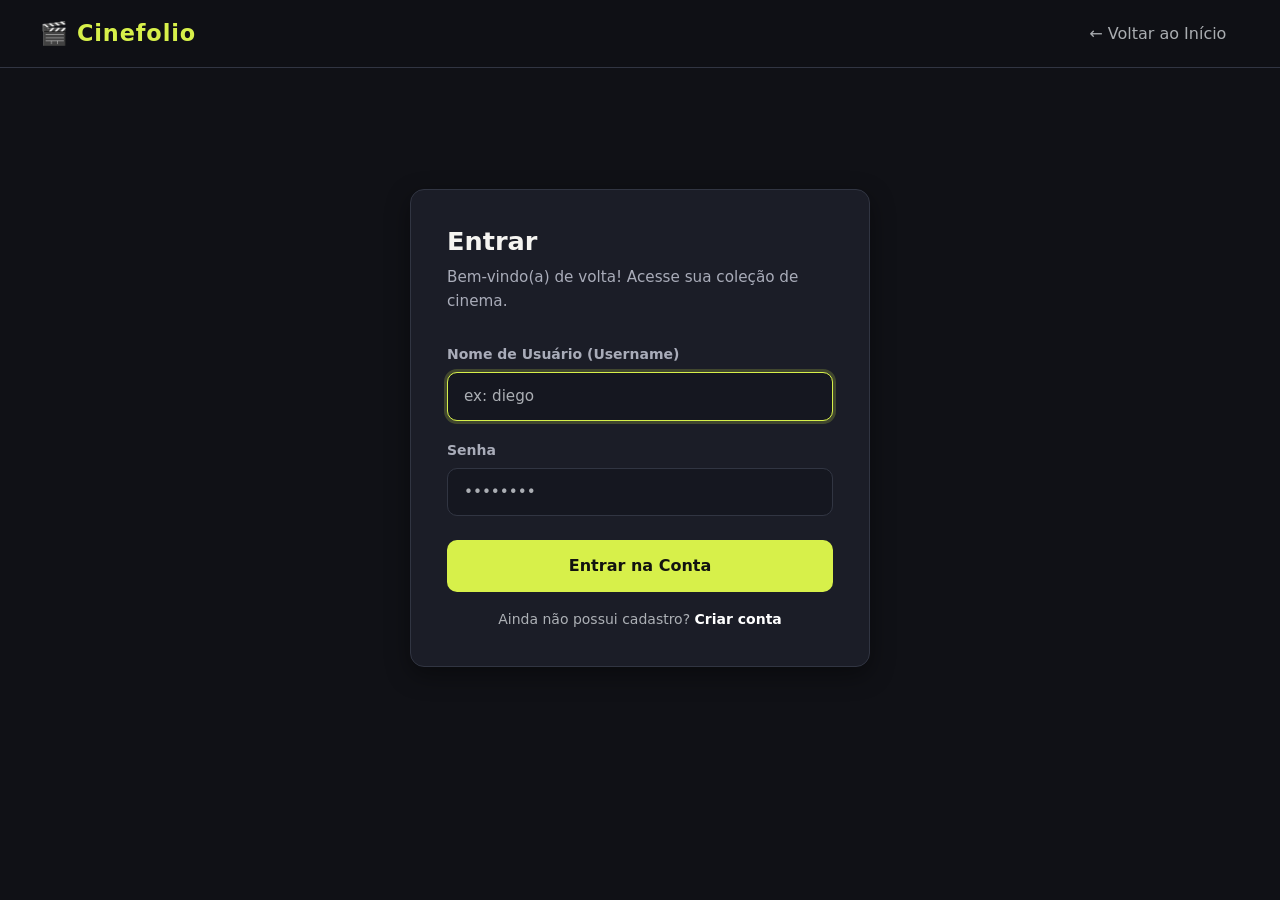
<file: public/login.html>
<!doctype html>
<html lang="pt-BR" data-bs-theme="dark">
<head>
  <meta charset="utf-8">
  <meta name="viewport" content="width=device-width, initial-scale=1">
  <title>Entrar — Cinefolio</title>
  <meta name="description" content="Acesse sua conta no Cinefolio e gerencie seus filmes catalogados.">

  <!-- Bootstrap 5 CSS -->
  <link href="https://cdn.jsdelivr.net/npm/bootstrap@5.3.3/dist/css/bootstrap.min.css" rel="stylesheet">
  <!-- Estilos Customizados -->
  <link href="css/app.css" rel="stylesheet">
</head>
<body>
  <!-- Barra de Navegação -->
  <header>
    <nav class="navbar site-navbar">
      <div class="container-fluid px-lg-4">
        <a class="navbar-brand" href="index.html">
          <span>🎬</span> Cinefolio
        </a>
        <div>
          <a class="nav-link text-muted" href="index.html">← Voltar ao Início</a>
        </div>
      </div>
    </nav>
  </header>

  <!-- Conteúdo Principal -->
  <div class="main-wrapper">
    <main class="form-center-page">
      <div class="panel-card">
        <h1 class="panel-title">Entrar</h1>
        <p class="panel-subtitle">Bem-vindo(a) de volta! Acesse sua coleção de cinema.</p>

        <!-- "novalidate" desliga a validação NATIVA do navegador, porque
             o JS (auth.js) já cuida da submissão via fetch e mostra os
             erros de forma customizada; os atributos "required" continuam
             dando uma dica visual (asterisco/contorno), mas quem decide o
             fluxo de fato é o script -->
        <form id="login-form" novalidate>
          <div class="mb-3">
            <label for="input-username" class="form-label">Nome de Usuário (Username)</label>
            <input
              type="text"
              id="input-username"
              name="username"
              class="form-control"
              placeholder="ex: diego"
              required
              autocomplete="username"
              autofocus
            >
          </div>

          <div class="mb-3">
            <label for="input-password" class="form-label">Senha</label>
            <input
              type="password"
              id="input-password"
              name="password"
              class="form-control"
              placeholder="••••••••"
              required
              autocomplete="current-password"
            >
          </div>

          <!-- Área onde auth.js injeta mensagens de erro/sucesso (ver
               função showMessage em auth.js); começa escondida (d-none) -->
          <div class="form-message alert d-none" role="alert"></div>

          <button type="submit" class="btn btn-accent w-100 mt-2">
            Entrar na Conta
          </button>

          <p class="text-center text-muted mt-3 mb-0 small">
            Ainda não possui cadastro?
            <a href="register.html" class="text-white fw-bold">Criar conta</a>
          </p>
        </form>
      </div>
    </main>
  </div>

  <!-- Scripts: carregados no FINAL do body, para não bloquear a
       renderização inicial da página enquanto baixam -->
  <script src="https://cdn.jsdelivr.net/npm/bootstrap@5.3.3/dist/js/bootstrap.bundle.min.js"></script>
  <!-- file-protocol-guard roda ANTES de tudo (sem type="module") para
       avisar se a página foi aberta com duplo clique em vez de via servidor -->
  <script src="js/file-protocol-guard.js"></script>
  <!-- type="module" habilita import/export do ES Modules dentro de auth.js -->
  <script type="module" src="js/auth.js"></script>
</body>
</html>
</file>
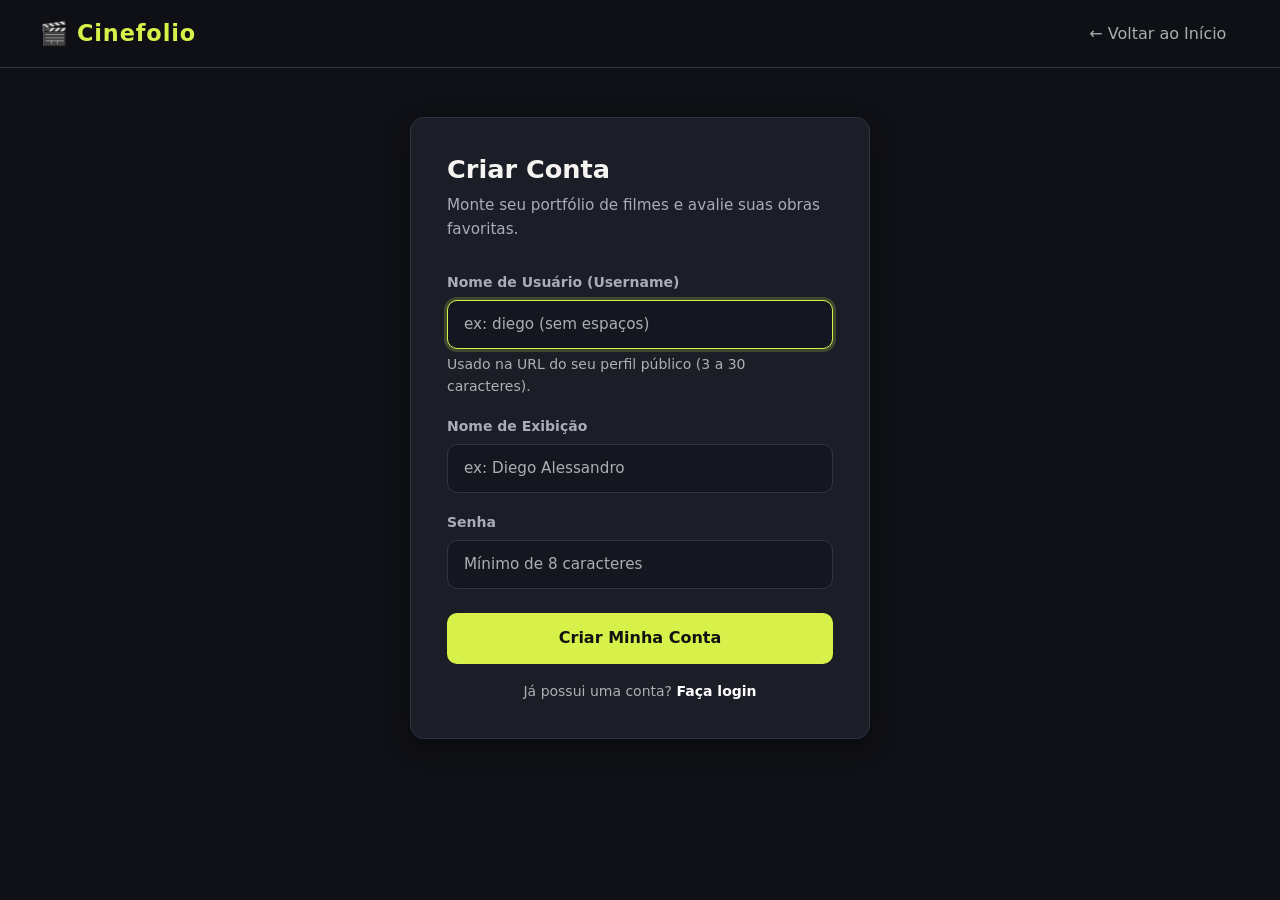
<file: public/register.html>
<!doctype html>
<html lang="pt-BR" data-bs-theme="dark">
<head>
  <meta charset="utf-8">
  <meta name="viewport" content="width=device-width, initial-scale=1">
  <title>Criar Conta — Cinefolio</title>
  <meta name="description" content="Cadastre-se no Cinefolio para criar sua coleção e compartilhar seu perfil cinematográfico.">

  <!-- Bootstrap 5 CSS -->
  <link href="https://cdn.jsdelivr.net/npm/bootstrap@5.3.3/dist/css/bootstrap.min.css" rel="stylesheet">
  <!-- Estilos Customizados -->
  <link href="css/app.css" rel="stylesheet">
</head>
<body>
  <!-- Barra de Navegação -->
  <header>
    <nav class="navbar site-navbar">
      <div class="container-fluid px-lg-4">
        <a class="navbar-brand" href="index.html">
          <span>🎬</span> Cinefolio
        </a>
        <div>
          <a class="nav-link text-muted" href="index.html">← Voltar ao Início</a>
        </div>
      </div>
    </nav>
  </header>

  <!-- Conteúdo Principal -->
  <div class="main-wrapper">
    <main class="form-center-page">
      <div class="panel-card">
        <h1 class="panel-title">Criar Conta</h1>
        <p class="panel-subtitle">Monte seu portfólio de filmes e avalie suas obras favoritas.</p>

        <form id="register-form" novalidate>
          <div class="mb-3">
            <label for="reg-username" class="form-label">Nome de Usuário (Username)</label>
            <input
              type="text"
              id="reg-username"
              name="username"
              class="form-control"
              placeholder="ex: diego (sem espaços)"
              minlength="3"
              maxlength="30"
              required
              autocomplete="username"
              autofocus
            >
            <!-- Reflete a mesma regra validada no backend
                 (ver auth_service.py: 3 a 30 caracteres) — orienta o
                 usuário ANTES de ele tentar enviar o formulário -->
            <div class="form-text text-muted small">Usado na URL do seu perfil público (3 a 30 caracteres).</div>
          </div>

          <div class="mb-3">
            <label for="reg-display-name" class="form-label">Nome de Exibição</label>
            <input
              type="text"
              id="reg-display-name"
              name="display_name"
              class="form-control"
              placeholder="ex: Diego Alessandro"
              maxlength="80"
              required
              autocomplete="name"
            >
          </div>

          <div class="mb-3">
            <label for="reg-password" class="form-label">Senha</label>
            <input
              type="password"
              id="reg-password"
              name="password"
              class="form-control"
              placeholder="Mínimo de 8 caracteres"
              minlength="8"
              required
              autocomplete="new-password"
            >
          </div>

          <div class="form-message alert d-none" role="alert"></div>

          <button type="submit" class="btn btn-accent w-100 mt-2">
            Criar Minha Conta
          </button>

          <p class="text-center text-muted mt-3 mb-0 small">
            Já possui uma conta?
            <a href="login.html" class="text-white fw-bold">Faça login</a>
          </p>
        </form>
      </div>
    </main>
  </div>

  <!-- Scripts -->
  <script src="https://cdn.jsdelivr.net/npm/bootstrap@5.3.3/dist/js/bootstrap.bundle.min.js"></script>
  <script src="js/file-protocol-guard.js"></script>
  <!-- register.html e login.html compartilham o MESMO módulo (auth.js),
       que checa internamente qual dos dois formulários existe na página
       (#login-form ou #register-form) e liga o comportamento certo -->
  <script type="module" src="js/auth.js"></script>
</body>
</html>
</file>
<file: public/css/app.css>
/**
 * Cinefolio - Estilos Principais
 * Tema: Dark Mode com destaques em Verde Neon / Amarelo Lima
 * Compatível com Bootstrap 5.3 e HTML5 semântico
 *
 * Este arquivo é organizado em seções numeradas (ver os comentários
 * "======" abaixo), do mais genérico (variáveis, reset) para o mais
 * específico (cada página/componente), o que facilita achar rapidamente
 * o estilo de um elemento específico.
 */

/* ==========================================================================
   1. Variáveis Globais e Configurações de Tema
   ========================================================================== */
/* Custom Properties (CSS Variables): centralizam TODAS as cores, raios de
   borda e transições do site num único lugar. Trocar o tema inteiro (ex:
   mudar a cor de destaque) exige mudar só o valor aqui, em vez de caçar
   a cor em centenas de regras espalhadas pelo arquivo. */
:root {
  --bg-main: #101116;          /* fundo principal da página (bem escuro) */
  --bg-surface: #1b1d27;       /* fundo de "superfícies" elevadas: cards, painéis */
  --bg-surface-hover: #242735; /* fundo de superfícies ao passar o mouse */
  --bg-input: #151720;         /* fundo de campos de formulário */
  --border-color: #313542;     /* borda padrão, mais visível */
  --border-subtle: #242834;    /* borda mais discreta/sutil */
  --text-main: #f5f4f1;        /* cor de texto principal (quase branco) */
  --text-muted: #a9acb9;       /* texto secundário, menos importante */
  --text-dim: #737787;         /* texto ainda mais apagado (ex: rodapé) */
  --accent-color: #d7f04a;     /* cor de destaque do tema: verde-limão */
  --accent-hover: #c4dc3c;     /* versão da cor de destaque para hover */
  --accent-contrast: #121310;  /* cor de texto usada SOBRE o accent (escura, para contraste) */
  --danger-color: #e6524d;     /* cor de ações destrutivas (excluir conta, remover filme) */
  --danger-hover: #cf433e;
  --warning-color: #f7b731;
  --info-color: #45aaf2;
  --radius-sm: 6px;            /* raio de borda pequeno: botões, badges */
  --radius-md: 10px;           /* raio médio: cards, inputs */
  --radius-lg: 14px;           /* raio grande: painéis, banners */
  --shadow-card: 0 8px 24px rgba(0, 0, 0, 0.4);      /* sombra padrão de elevação */
  --shadow-glow: 0 0 20px rgba(215, 240, 74, 0.15);  /* brilho sutil na cor de destaque */
  --transition-fast: 0.18s ease;    /* transição rápida: hover de botões/links */
  --transition-normal: 0.25s ease;  /* transição um pouco mais lenta */
}

/* ==========================================================================
   2. Reset e Estilos Globais
   ========================================================================== */
* {
  /* box-sizing: border-box faz padding e border contarem DENTRO da
     largura/altura definida do elemento, em vez de somar por fora —
     evita cálculos confusos de layout em toda a folha de estilo. */
  box-sizing: border-box;
}

body {
  margin: 0;
  background-color: var(--bg-main);
  color: var(--text-main);
  /* Usa a fonte NATIVA do sistema operacional do usuário (em vez de
     baixar uma fonte externa): carrega mais rápido e parece "nativa" em
     cada plataforma (Mac, Windows, Linux, celular). */
  font-family: system-ui, -apple-system, BlinkMacSystemFont, "Segoe UI", Roboto, Oxygen, Ubuntu, Cantarell, "Open Sans", sans-serif;
  line-height: 1.6;
  min-height: 100vh;
  /* display: flex + flex-direction: column no body, combinado com
     ".main-wrapper { flex: 1 0 auto }" adiante, é a técnica clássica de
     "rodapé sempre no fim da tela" (sticky footer), mesmo em páginas com
     pouco conteúdo. */
  display: flex;
  flex-direction: column;
}

a {
  color: inherit;   /* links não ficam azuis por padrão: herdam a cor do texto ao redor */
  text-decoration: none;
  transition: color var(--transition-fast);
}

a:hover {
  color: var(--accent-color);
}

img {
  max-width: 100%;   /* imagem nunca "estoura" a largura do container pai */
  display: block;    /* remove o espaço fantasma abaixo da imagem (comportamento
                        padrão de <img> como elemento inline) */
}

/* ==========================================================================
   3. Barra de Navegação (Navbar)
   ========================================================================== */
.site-navbar {
  min-height: 68px;
  background-color: rgba(16, 17, 22, 0.95);   /* quase opaco, deixa ver um pouco do fundo */
  backdrop-filter: blur(12px);                /* desfoca o conteúdo que passa POR TRÁS da navbar
                                                 (efeito "vidro fosco" quando a página rola) */
  border-bottom: 1px solid var(--border-color);
  position: sticky;   /* fixa no topo ao rolar a página, mas continua ocupando
                         seu espaço normal no fluxo enquanto não chega lá */
  top: 0;
  z-index: 1000;      /* garante que fica por cima de outros elementos ao rolar */
  padding: 0.5rem 1rem;
}

.site-navbar .navbar-brand {
  font-weight: 800;
  font-size: 1.4rem;
  letter-spacing: 0.04em;
  color: var(--accent-color);
  display: flex;
  align-items: center;
  gap: 0.5rem;
}

.site-navbar .navbar-brand:hover {
  color: var(--accent-hover);
}

.site-navbar .nav-link {
  color: var(--text-muted);
  font-weight: 500;
  padding: 0.5rem 0.85rem;
  border-radius: var(--radius-sm);
  transition: all var(--transition-fast);
}

.site-navbar .nav-link:hover,
.site-navbar .nav-link.active {
  color: var(--text-main);
  background-color: rgba(255, 255, 255, 0.05);
}

.site-navbar .btn-nav-primary {
  background-color: var(--accent-color);
  color: var(--accent-contrast);
  font-weight: 700;
  padding: 0.45rem 1rem;
  border-radius: var(--radius-sm);
  transition: background-color var(--transition-fast), transform var(--transition-fast);
}

.site-navbar .btn-nav-primary:hover {
  background-color: var(--accent-hover);
  color: var(--accent-contrast);
  transform: translateY(-1px);   /* "levanta" sutilmente o botão no hover */
}

.site-navbar .navbar-toggler {
  /* Botão "hambúrguer" que aparece em telas pequenas (componente do Bootstrap) */
  border-color: var(--border-color);
  background-color: var(--bg-surface);
}

.site-navbar .navbar-toggler-icon {
  filter: invert(1);   /* o ícone do Bootstrap é escuro por padrão; invert(1)
                          o transforma em claro, para funcionar no tema escuro */
}

.user-nav-avatar {
  width: 32px;
  height: 32px;
  border-radius: 50%;   /* círculo perfeito */
  object-fit: cover;    /* preenche o círculo sem distorcer a imagem, cortando o excesso */
  border: 2px solid var(--border-color);
  vertical-align: middle;
  margin-right: 0.35rem;
}

/* ==========================================================================
   4. Layout Geral e Conteúdo
   ========================================================================== */
.main-wrapper {
  flex: 1 0 auto;   /* faz esta área "crescer" para ocupar todo o espaço
                       disponível, empurrando o rodapé para baixo mesmo
                       em páginas com pouco conteúdo (ver comentário no "body") */
}

.page-container {
  width: min(1180px, 92vw);   /* nunca passa de 1180px, mas encolhe em telas
                                 menores que isso (92% da largura da tela) */
  margin: 0 auto;             /* centraliza horizontalmente */
  padding: 2.5rem 0 5rem;
}

.site-footer {
  flex-shrink: 0;   /* impede o rodapé de encolher, mesmo se o conteúdo
                       acima for muito grande */
  border-top: 1px solid var(--border-subtle);
  background-color: rgba(16, 17, 22, 0.6);
  padding: 1.75rem 0;
  color: var(--text-dim);
  font-size: 0.875rem;
  text-align: center;
}

/* ==========================================================================
   5. Seção Hero e Busca (Home)
   ========================================================================== */
.hero-section {
  padding: 4rem 0 3rem;
  text-align: left;
}

.hero-eyebrow {
  color: var(--accent-color);
  font-size: 0.8rem;
  font-weight: 700;
  letter-spacing: 0.14em;
  text-transform: uppercase;
  margin-bottom: 0.75rem;
}

.hero-title {
  /* clamp(mínimo, preferido, máximo): o tamanho da fonte cresce
     suavemente conforme a tela fica maior (5.5vw = 5.5% da largura da
     janela), mas nunca fica menor que 2.4rem nem maior que 4.2rem —
     tipografia responsiva sem precisar de várias media queries. */
  font-size: clamp(2.4rem, 5.5vw, 4.2rem);
  font-weight: 800;
  line-height: 1.05;
  letter-spacing: -0.02em;
  max-width: 800px;
  margin-bottom: 1.5rem;
}

.hero-subtitle {
  color: var(--text-muted);
  font-size: 1.15rem;
  max-width: 600px;
  margin-bottom: 2rem;
}

.search-form-hero {
  display: flex;
  gap: 0.75rem;
  max-width: 620px;
}

.search-form-hero .form-control {
  background-color: var(--bg-input);
  border: 1px solid var(--border-color);
  color: var(--text-main);
  padding: 0.85rem 1.15rem;
  font-size: 1rem;
  border-radius: var(--radius-md);
  transition: border-color var(--transition-fast), box-shadow var(--transition-fast);
}

.search-form-hero .form-control:focus {
  background-color: var(--bg-input);
  color: var(--text-main);
  border-color: var(--accent-color);
  box-shadow: 0 0 0 3px rgba(215, 240, 74, 0.2);   /* "anel" de foco na cor de destaque,
                                                      substitui o anel azul padrão do navegador */
  outline: none;
}

.btn-accent {
  /* Botão principal do site (chamada de ação): fundo verde-limão sólido */
  background-color: var(--accent-color);
  color: var(--accent-contrast);
  font-weight: 700;
  padding: 0.85rem 1.75rem;
  border-radius: var(--radius-md);
  border: none;
  cursor: pointer;
  display: inline-flex;
  align-items: center;
  justify-content: center;
  gap: 0.5rem;
  transition: background-color var(--transition-fast), transform var(--transition-fast);
}

.btn-accent:hover {
  background-color: var(--accent-hover);
  color: var(--accent-contrast);
  transform: translateY(-1px);
}

.btn-accent:active {
  transform: translateY(0);   /* "afunda" de volta ao clicar, dando feedback tátil visual */
}

.btn-outline-accent {
  /* Versão "secundária" do botão principal: só contorno, sem preenchimento */
  background-color: transparent;
  color: var(--accent-color);
  border: 1px solid var(--accent-color);
  font-weight: 600;
  padding: 0.45rem 0.9rem;
  border-radius: var(--radius-sm);
  cursor: pointer;
  transition: all var(--transition-fast);
}

.btn-outline-accent:hover {
  background-color: var(--accent-color);
  color: var(--accent-contrast);
}

.btn-danger-custom {
  /* Usado em ações destrutivas: excluir conta, remover filme */
  background-color: var(--danger-color);
  color: #ffffff;
  border: none;
  font-weight: 600;
  padding: 0.65rem 1.25rem;
  border-radius: var(--radius-md);
  cursor: pointer;
  transition: background-color var(--transition-fast);
}

.btn-danger-custom:hover {
  background-color: var(--danger-hover);
  color: #ffffff;
}

/* ==========================================================================
   6. Grade de Filmes (Poster Cards)
   ========================================================================== */
.section-heading {
  display: flex;
  align-items: center;
  justify-content: space-between;
  margin: 3rem 0 1.5rem;
}

.section-title {
  font-size: 1.45rem;
  font-weight: 700;
  margin: 0;
  display: flex;
  align-items: center;
  gap: 0.6rem;
}

.poster-grid {
  display: grid;
  /* repeat(2, minmax(0, 1fr)): 2 colunas de largura IGUAL por padrão
     (telas pequenas); minmax(0, 1fr) evita que o conteúdo do card
     "estoure" a coluna e quebre o layout da grade. */
  grid-template-columns: repeat(2, minmax(0, 1fr));
  gap: 1.25rem;
}

/* Mobile-first: a grade começa com 2 colunas e vai GANHANDO mais colunas
   conforme a tela cresce (min-width), em vez de perder colunas —
   abordagem recomendada para performance e simplicidade em CSS responsivo. */
@media (min-width: 576px) {
  .poster-grid {
    grid-template-columns: repeat(3, minmax(0, 1fr));
  }
}

@media (min-width: 768px) {
  .poster-grid {
    grid-template-columns: repeat(4, minmax(0, 1fr));
  }
}

@media (min-width: 992px) {
  .poster-grid {
    grid-template-columns: repeat(6, minmax(0, 1fr));
    gap: 1.5rem;
  }
}

.poster-card {
  background-color: var(--bg-surface);
  border-radius: var(--radius-md);
  overflow: hidden;   /* corta qualquer conteúdo/imagem que ultrapasse os
                         cantos arredondados */
  display: flex;
  flex-direction: column;
  border: 1px solid var(--border-subtle);
  transition: transform var(--transition-fast), border-color var(--transition-fast), box-shadow var(--transition-fast);
  position: relative;   /* necessário para os selos (.badge-favorite,
                           .badge-status) se posicionarem "absolute"
                           relativos a este card */
}

.poster-card:hover {
  transform: translateY(-4px);   /* efeito de "levantar" o card no hover */
  border-color: var(--border-color);
  box-shadow: var(--shadow-card);
}

.poster-card-link {
  display: flex;
  flex-direction: column;
  flex: 1 0 auto;
}

.poster-image-wrap {
  position: relative;
  aspect-ratio: 2 / 3;   /* proporção clássica de pôster de cinema,
                            mantida automaticamente em qualquer largura */
  width: 100%;
  background-color: #1a1c24;   /* cor visível enquanto a imagem do pôster
                                  ainda está carregando */
  overflow: hidden;
}

.poster-image-wrap img {
  width: 100%;
  height: 100%;
  object-fit: cover;   /* preenche o espaço do pôster sem distorcer,
                          cortando o excesso da imagem original */
  transition: transform 0.3s ease;
}

.poster-card:hover .poster-image-wrap img {
  transform: scale(1.04);   /* leve zoom na imagem do pôster ao passar o
                               mouse sobre o card */
}

.badge-favorite {
  /* Selo de coração no canto do pôster para filmes favoritados */
  position: absolute;
  top: 8px;
  right: 8px;
  background-color: rgba(16, 17, 22, 0.85);
  color: #ff4757;
  padding: 4px 8px;
  border-radius: 20px;
  font-size: 0.85rem;
  backdrop-filter: blur(4px);
  border: 1px solid rgba(255, 71, 87, 0.3);
}

.badge-status {
  /* Selo de status (Assistindo/Assistido/etc) no canto inferior do
     pôster — a COR de cada status vem das classes .status-* abaixo */
  position: absolute;
  bottom: 8px;
  left: 8px;
  font-size: 0.7rem;
  font-weight: 700;
  padding: 3px 7px;
  border-radius: 4px;
  text-transform: uppercase;
  letter-spacing: 0.05em;
  backdrop-filter: blur(4px);
}

.status-watching {
  background-color: rgba(69, 170, 242, 0.9);   /* azul: assistindo agora */
  color: #ffffff;
}

.status-watched {
  background-color: rgba(46, 204, 113, 0.9);   /* verde: já assistido */
  color: #ffffff;
}

.status-plan {
  background-color: rgba(247, 183, 49, 0.9);   /* amarelo: pretende assistir */
  color: #121310;
}

.status-dropped {
  background-color: rgba(230, 82, 77, 0.9);    /* vermelho: abandonado */
  color: #ffffff;
}

.poster-card-body {
  padding: 0.85rem;
  display: flex;
  flex-direction: column;
  gap: 0.35rem;
  flex: 1 0 auto;   /* ocupa o espaço restante do card, empurrando o
                       rodapé do card (botão "Ler Review") para baixo */
}

.poster-title {
  font-size: 0.95rem;
  font-weight: 700;
  line-height: 1.25;
  margin: 0;
  color: var(--text-main);
  /* Técnica de "line-clamp": trunca o título em NO MÁXIMO 2 linhas,
     adicionando reticências automaticamente se for maior — evita que
     títulos longos quebrem o layout uniforme da grade de cards. */
  display: -webkit-box;
  -webkit-line-clamp: 2;
  line-clamp: 2;
  -webkit-box-orient: vertical;
  overflow: hidden;
}

.poster-meta {
  display: flex;
  align-items: center;
  justify-content: space-between;
  font-size: 0.8rem;
  color: var(--text-muted);
}

.poster-rating {
  color: var(--accent-color);
  font-weight: 700;
  display: inline-flex;
  align-items: center;
  gap: 0.2rem;
}

.poster-card-footer {
  padding: 0 0.85rem 0.85rem;
}

/* ==========================================================================
   7. Detalhes do Filme (Movie Page)
   ========================================================================== */
.movie-hero-backdrop {
  /* A imagem de fundo (backdrop) do filme é aplicada via atributo "style"
     inline no HTML (ver movie.js), não aqui no CSS — esta classe só
     define o tamanho/formato do container que vai recebê-la. */
  position: relative;
  min-height: 480px;
  background-size: cover;
  background-position: center top;
  border-radius: var(--radius-lg);
  overflow: hidden;
  border: 1px solid var(--border-color);
  margin-bottom: 2.5rem;
}

.movie-hero-backdrop::before {
  /* Pseudo-elemento que cria um GRADIENTE ESCURO sobre a imagem de
     fundo, de propósito, para o texto claro por cima continuar legível
     mesmo sobre imagens claras/coloridas. */
  content: "";
  position: absolute;
  inset: 0;   /* atalho moderno para top/right/bottom/left: 0 (cobre tudo) */
  background: linear-gradient(180deg, rgba(16, 17, 22, 0.4) 0%, rgba(16, 17, 22, 0.95) 90%, var(--bg-main) 100%);
}

.movie-hero-content {
  position: relative;   /* fica ACIMA do gradiente escuro (::before),
                           por conta do z-index abaixo */
  z-index: 1;
  min-height: 480px;
  display: flex;
  align-items: flex-end;   /* alinha pôster e texto pela parte de baixo */
  gap: 2rem;
  padding: 2.5rem;
}

.movie-hero-poster {
  width: 170px;
  aspect-ratio: 2 / 3;
  object-fit: cover;
  border-radius: var(--radius-md);
  box-shadow: var(--shadow-card);
  border: 2px solid rgba(255, 255, 255, 0.1);
  flex-shrink: 0;   /* nunca encolhe, mesmo se o texto ao lado for longo */
}

.movie-hero-info {
  max-width: 800px;
}

.movie-hero-title {
  font-size: clamp(2rem, 4vw, 3.2rem);
  font-weight: 800;
  line-height: 1.1;
  margin: 0 0 0.5rem;
}

.movie-hero-meta {
  display: flex;
  flex-wrap: wrap;
  gap: 0.85rem;
  align-items: center;
  color: var(--text-muted);
  font-size: 0.95rem;
  margin-bottom: 1rem;
}

.movie-hero-genres {
  display: flex;
  flex-wrap: wrap;
  gap: 0.4rem;
}

.genre-tag {
  background-color: rgba(255, 255, 255, 0.08);
  color: var(--text-main);
  font-size: 0.75rem;
  padding: 0.2rem 0.6rem;
  border-radius: 20px;   /* valor alto = formato de "pílula" arredondada */
}

.movie-hero-overview {
  font-size: 1rem;
  color: #d1d5db;
  line-height: 1.6;
  max-width: 720px;
}

/* ==========================================================================
   8. Perfil Público (Profile Page)
   ========================================================================== */
/* IMPORTANTE: diferente do .movie-hero-backdrop (seção 7), o banner do
   perfil NÃO usa background-image. Aqui a capa é um elemento <img> real
   (.profile-banner-image), o que traz vantagens: a imagem pode ter
   atributo "alt" (acessibilidade), suporta loading="lazy" e permite um
   tratamento de erro via "onerror" no JavaScript caso a URL informada
   pelo usuário esteja quebrada.

   Isso cria uma hierarquia explícita de 3 camadas sobrepostas:
     z-index 0 -> .profile-banner-image   (a foto de capa)
     z-index 1 -> .profile-banner::before (gradiente escuro de leitura)
     z-index 2 -> .profile-header-content (avatar, nome, bio, estatísticas) */
.profile-banner {
  position: relative;   /* cria o contexto de posicionamento para as
                           camadas absolutas abaixo */
  min-height: 300px;
  background-color: var(--bg-surface);   /* cor de fundo visível enquanto a
                                            imagem carrega ou caso ela falhe */
  border-radius: var(--radius-lg);
  overflow: hidden;   /* garante que a imagem respeite os cantos arredondados */
  border: 1px solid var(--border-color);
  margin-bottom: 2rem;
}

.profile-banner-image {
  /* A capa em si: um <img> esticado para cobrir todo o container pai */
  position: absolute;
  inset: 0;      /* cobre todo o .profile-banner */
  z-index: 0;    /* camada mais BAIXA: fica atrás do gradiente e do conteúdo */
  width: 100%;
  height: 100%;
  object-fit: cover;   /* preenche o espaço sem distorcer, cortando o excesso
                          (equivalente ao antigo background-size: cover) */
}

.profile-banner::before {
  /* Gradiente escuro por cima da capa, para o texto branco do cabeçalho
     continuar legível sobre qualquer imagem que o usuário escolher */
  content: "";
  position: absolute;
  inset: 0;
  z-index: 1;   /* ACIMA da imagem (0), mas ABAIXO do conteúdo (2) */
  background: linear-gradient(180deg, rgba(16, 17, 22, 0.3) 0%, rgba(16, 17, 22, 0.9) 100%);
}

.profile-header-content {
  position: relative;
  z-index: 2;   /* camada mais ALTA: avatar, nome e estatísticas ficam
                   sempre visíveis sobre o gradiente e a capa */
  min-height: 300px;
  display: flex;
  align-items: flex-end;
  gap: 1.75rem;
  padding: 2rem;
}

.profile-avatar {
  width: 120px;
  height: 120px;
  border-radius: 50%;
  object-fit: cover;
  border: 4px solid var(--bg-main);   /* "anel" na cor de fundo, para separar
                                         visualmente o avatar circular da capa */
  box-shadow: var(--shadow-card);
  background-color: var(--bg-surface);
  flex-shrink: 0;
}

/* ===========================================================================
   9. Configurações de Perfil
   ========================================================================== */
.settings-avatar {
  border: 1px solid var(--border-color);
  border-radius: var(--radius-md);
  padding: 1.25rem;
}

.settings-avatar-content {
  display: flex;
  align-items: center;
  gap: 1.25rem;
}

.settings-avatar-preview {
  width: 96px;
  height: 96px;
  flex-shrink: 0;
  border: 2px solid var(--border-color);
  border-radius: 50%;
  object-fit: cover;
  background-color: var(--bg-surface);
}

@media (max-width: 576px) {
  .settings-avatar-content {
    /* Em telas pequenas, empilha a prévia da foto ACIMA dos controles,
       em vez de lado a lado (que ficaria apertado demais). */
    align-items: flex-start;
    flex-direction: column;
  }
}

.profile-info-wrap {
  flex: 1;
}

.profile-display-name {
  font-size: 2rem;
  font-weight: 800;
  margin: 0;
  line-height: 1.15;
}

.profile-username {
  color: var(--accent-color);
  font-weight: 600;
  font-size: 1rem;
  margin: 0.2rem 0 0.6rem;
}

.profile-bio {
  color: #cfd3dc;
  font-size: 0.95rem;
  max-width: 650px;
  margin: 0 0 1rem;
}

.profile-stats-bar {
  display: flex;
  flex-wrap: wrap;
  gap: 1.5rem;
}

.stat-item {
  display: flex;
  flex-direction: column;
}

.stat-value {
  font-size: 1.4rem;
  font-weight: 800;
  color: var(--accent-color);
  line-height: 1;
}

.stat-label {
  font-size: 0.75rem;
  text-transform: uppercase;
  letter-spacing: 0.08em;
  color: var(--text-muted);
}

/* ==========================================================================
   9. Formulários e Painéis (Panels & Cards)
   (nota: a numeração 9 se repete no arquivo original; esta seção trata
   dos formulários genéricos, enquanto a anterior trata da página de
   configurações de perfil)
   ========================================================================== */
.form-center-page {
  /* Centraliza um painel (login, registro) tanto vertical quanto
     horizontalmente na tela — usado nas páginas de autenticação. */
  min-height: calc(100vh - 180px);   /* altura da tela, descontando
                                        aproximadamente a navbar + rodapé */
  display: flex;
  align-items: center;
  justify-content: center;
  padding: 2rem 1rem;
}

.panel-card {
  background-color: var(--bg-surface);
  border: 1px solid var(--border-color);
  border-radius: var(--radius-lg);
  padding: 2.25rem;
  width: 100%;
  max-width: 460px;   /* largura máxima de um formulário de login/registro */
  box-shadow: var(--shadow-card);
}

.panel-card-wide {
  /* Variante mais larga, usada em páginas com mais campos
     (settings.html, movie.html) */
  max-width: 720px;
}

.panel-title {
  font-size: 1.6rem;
  font-weight: 800;
  margin-bottom: 0.5rem;
}

.panel-subtitle {
  color: var(--text-muted);
  font-size: 0.95rem;
  margin-bottom: 1.75rem;
}

.form-label {
  color: var(--text-muted);
  font-weight: 600;
  font-size: 0.875rem;
  margin-bottom: 0.4rem;
}

.form-control,
.form-select {
  /* Sobrescreve o estilo PADRÃO do Bootstrap (que é claro) para os
     inputs seguirem o tema escuro do restante do site. */
  background-color: var(--bg-input);
  border: 1px solid var(--border-color);
  color: var(--text-main);
  padding: 0.75rem 1rem;
  border-radius: var(--radius-md);
  font-size: 0.95rem;
  transition: border-color var(--transition-fast), box-shadow var(--transition-fast);
}

.form-control:focus,
.form-select:focus {
  background-color: var(--bg-input);
  border-color: var(--accent-color);
  color: var(--text-main);
  box-shadow: 0 0 0 3px rgba(215, 240, 74, 0.2);
  outline: none;
}

.form-check-input {
  background-color: var(--bg-input);
  border-color: var(--border-color);
  width: 1.2em;
  height: 1.2em;
}

.form-check-input:checked {
  background-color: var(--accent-color);
  border-color: var(--accent-color);
}

.form-check-label {
  color: var(--text-main);
  font-weight: 500;
  margin-left: 0.4rem;
}

/* ==========================================================================
   10. Diálogo Modal Acessível (<dialog>)
   ========================================================================== */
.custom-dialog {
  width: min(600px, calc(100% - 2rem));   /* nunca mais largo que 600px,
                                             mas com margem em telas pequenas */
  border: 1px solid var(--border-color);
  border-radius: var(--radius-lg);
  background-color: var(--bg-surface);
  color: var(--text-main);
  padding: 2rem;
  box-shadow: 0 20px 50px rgba(0, 0, 0, 0.8);
}

.custom-dialog::backdrop {
  /* ::backdrop é um pseudo-elemento ESPECIAL, exclusivo do <dialog>
     nativo: estiliza a camada escura que cobre o resto da página
     enquanto o modal está aberto. */
  background-color: rgba(16, 17, 22, 0.85);
  backdrop-filter: blur(4px);
}

.dialog-header {
  display: flex;
  justify-content: space-between;
  align-items: flex-start;
  margin-bottom: 1.25rem;
  border-bottom: 1px solid var(--border-subtle);
  padding-bottom: 1rem;
}

.dialog-title {
  font-size: 1.4rem;
  font-weight: 800;
  margin: 0;
}

.dialog-close-btn {
  background: transparent;
  border: none;
  color: var(--text-muted);
  font-size: 1.6rem;
  cursor: pointer;
  line-height: 1;
  padding: 0 0.5rem;
  border-radius: var(--radius-sm);
  transition: color var(--transition-fast);
}

.dialog-close-btn:hover {
  color: var(--text-main);
}

.dialog-body {
  white-space: pre-wrap;   /* preserva quebras de linha digitadas pelo
                              usuário na review, sem precisar de <br> no HTML */
  line-height: 1.7;
  color: #e2e4ea;
  font-size: 1rem;
  max-height: 60vh;    /* reviews muito longas não "estouram" a tela */
  overflow-y: auto;    /* e ganham uma barra de rolagem própria dentro do modal */
}

/* ==========================================================================
   11. Estados de Carregamento e Mensagens Vazias
   ========================================================================== */
.empty-state {
  /* Estilo compartilhado para "nada encontrado" em qualquer contexto
     (busca sem resultado, seção de perfil vazia, erro de carregamento) */
  text-align: center;
  padding: 3.5rem 1.5rem;
  color: var(--text-muted);
  background-color: rgba(27, 29, 39, 0.4);
  border-radius: var(--radius-md);
  border: 1px dashed var(--border-color);   /* borda tracejada reforça
                                               visualmente que é um estado
                                               "vazio"/provisório */
}

.empty-state-icon {
  font-size: 2.5rem;
  margin-bottom: 0.75rem;
  opacity: 0.7;
}

.loading-spinner-wrap {
  display: flex;
  flex-direction: column;
  align-items: center;
  justify-content: center;
  padding: 4rem 1rem;
  gap: 1rem;
  color: var(--text-muted);
}

.spinner-custom {
  /* Spinner de carregamento feito só com CSS puro (sem imagem/gif):
     um círculo com a borda de CIMA de cor diferente das outras 3, girando */
  width: 2.5rem;
  height: 2.5rem;
  border: 3px solid var(--border-color);
  border-top-color: var(--accent-color);
  border-radius: 50%;
  animation: spin 0.8s linear infinite;
}

@keyframes spin {
  to {
    transform: rotate(360deg);   /* de 0 grau (implícito) até 360, em loop infinito */
  }
}

/* ==========================================================================
   12. Responsividade Mobile
   ========================================================================== */
/* Ajustes finais que reorganizam layouts de VÁRIAS seções ao mesmo tempo
   para telas pequenas (empilhar em vez de lado a lado, centralizar texto). */
@media (max-width: 768px) {
  .hero-section {
    padding: 2.5rem 0 2rem;
  }

  .movie-hero-content {
    flex-direction: column;
    align-items: center;
    text-align: center;
    padding: 1.5rem;
  }

  .movie-hero-meta,
  .movie-hero-genres {
    justify-content: center;
  }

  .profile-header-content {
    flex-direction: column;
    align-items: center;
    text-align: center;
    padding: 1.5rem;
  }

  .profile-stats-bar {
    justify-content: center;
  }

  .search-form-hero {
    flex-direction: column;
  }
}
</file>
